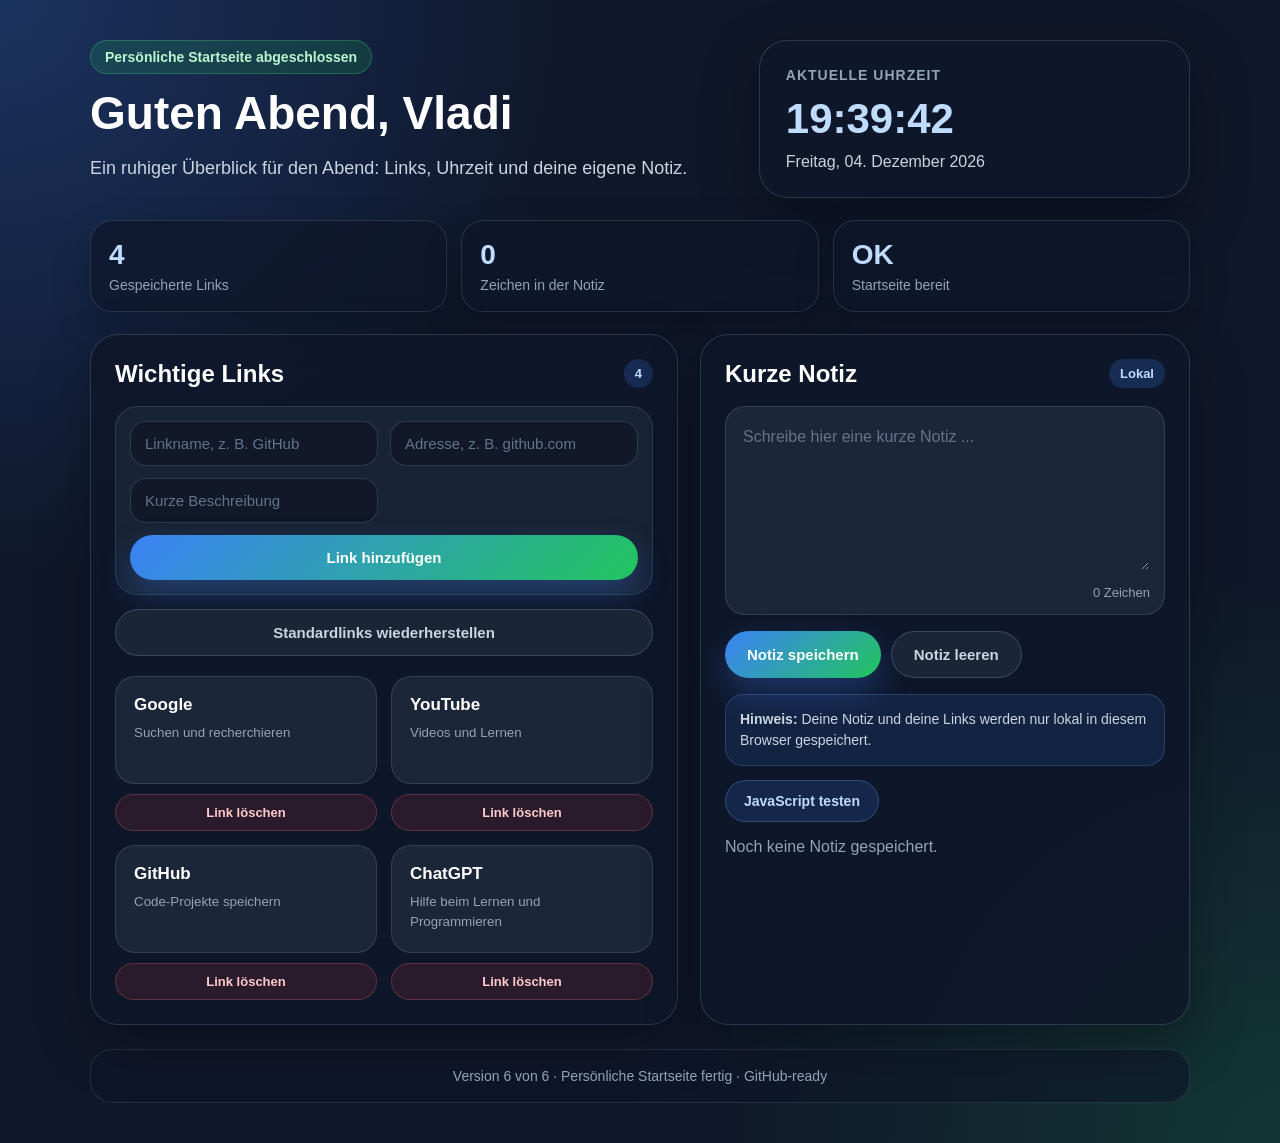
<file: index.html>
<!DOCTYPE html>
<html lang="de">
<head>
  <!-- Grundinformationen für den Browser -->
  <meta charset="UTF-8">
  <meta name="viewport" content="width=device-width, initial-scale=1.0">

  <!-- Titel oben im Browser-Tab -->
  <title>Persönliche Startseite</title>

  <!-- Verbindung zur CSS-Datei -->
  <link rel="stylesheet" href="style.css">
</head>
<body>

  <!-- Hauptbereich der Webseite -->
  <main class="startseite">

    <!-- Oberer Bereich mit Begrüßung und Uhr -->
    <header class="kopfbereich">
      <div>
        <p class="label">Persönliche Startseite abgeschlossen</p>

        <!-- Diese Überschrift wird von JavaScript angepasst -->
        <h1 id="begruessung">Hallo, Vladi</h1>

        <!-- Dieser Text wird ebenfalls von JavaScript angepasst -->
        <p id="tagesText" class="beschreibung">
          Eine ruhige Startseite mit Uhr, wichtigen Links und einem kleinen Notizbereich.
        </p>
      </div>

      <section class="uhr-karte">
        <p class="uhr-label">Aktuelle Uhrzeit</p>
        <p id="uhrzeit" class="uhrzeit">--:--:--</p>
        <p id="datum" class="datum">Datum wird geladen ...</p>
      </section>
    </header>

    <!-- Kleine Statistik unter dem Kopfbereich -->
    <section class="statistik-bereich">
      <article class="statistik-karte">
        <span id="statistikLinks" class="statistik-zahl">0</span>
        <p>Gespeicherte Links</p>
      </article>

      <article class="statistik-karte">
        <span id="statistikZeichen" class="statistik-zahl">0</span>
        <p>Zeichen in der Notiz</p>
      </article>

      <article class="statistik-karte">
        <span id="statistikStatus" class="statistik-zahl">OK</span>
        <p>Startseite bereit</p>
      </article>
    </section>

    <!-- Kartenbereich mit Links und Notiz -->
    <section class="inhalt">

      <!-- Linkbereich -->
      <section class="karte">
        <div class="karten-kopf">
          <h2>Wichtige Links</h2>
          <span id="linkZaehler">0</span>
        </div>

        <!-- Formular zum Hinzufügen eigener Links -->
        <form id="linkFormular" class="link-formular">
          <input
            type="text"
            id="linkNameEingabe"
            placeholder="Linkname, z. B. GitHub"
            autocomplete="off"
          >

          <input
            type="text"
            id="linkUrlEingabe"
            placeholder="Adresse, z. B. github.com"
            autocomplete="off"
          >

          <input
            type="text"
            id="linkBeschreibungEingabe"
            placeholder="Kurze Beschreibung"
            autocomplete="off"
          >

          <button type="submit" class="haupt-button">
            Link hinzufügen
          </button>
        </form>

        <button id="standardLinksButton" class="sekundaer-button breite-button">
          Standardlinks wiederherstellen
        </button>

        <!-- Die Linkkarten werden von JavaScript erstellt -->
        <div class="link-liste" id="linkListe"></div>
      </section>

      <!-- Notizbereich -->
      <section class="karte">
        <div class="karten-kopf">
          <h2>Kurze Notiz</h2>
          <span>Lokal</span>
        </div>

        <div class="notiz-box">
          <!-- Dieses Textfeld kann beschrieben und gespeichert werden -->
          <textarea
            id="notizEingabe"
            class="notiz-eingabe"
            placeholder="Schreibe hier eine kurze Notiz ..."
          ></textarea>

          <p id="notizZeichenText" class="notiz-info">
            0 Zeichen
          </p>
        </div>

        <div class="button-reihe">
          <button id="notizSpeichernButton" class="haupt-button">
            Notiz speichern
          </button>

          <button id="notizLeerenButton" class="sekundaer-button">
            Notiz leeren
          </button>
        </div>

        <div class="hinweis-box">
          <strong>Hinweis:</strong>
          Deine Notiz und deine Links werden nur lokal in diesem Browser gespeichert.
        </div>

        <button id="testButton" class="test-button">
          JavaScript testen
        </button>

        <p id="meldung" class="meldung">
          JavaScript ist bereit.
        </p>
      </section>

    </section>

    <!-- Abschlussbereich -->
    <footer class="abschluss-box">
      <p>Version 6 von 6 · Persönliche Startseite fertig · GitHub-ready</p>
    </footer>

  </main>

  <!-- Verbindung zur JavaScript-Datei -->
  <script src="script.js"></script>
</body>
</html>
</file>
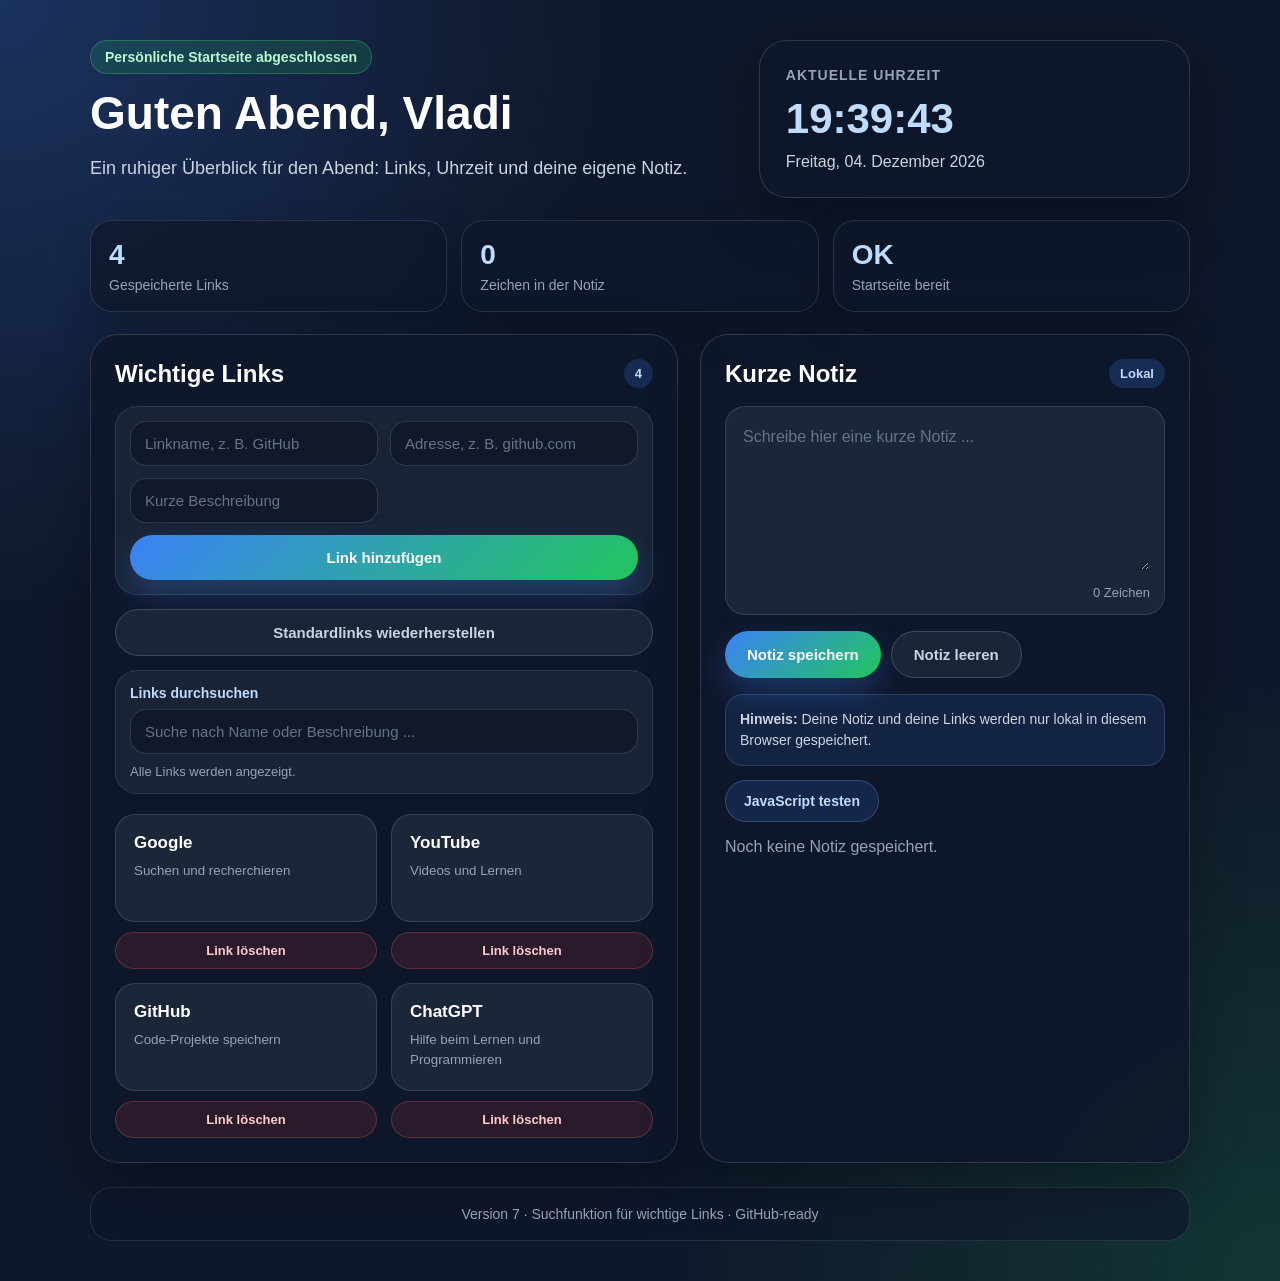
<file: backups/version-7-before-calendar/index.html>
<!DOCTYPE html>
<html lang="de">
<head>
  <!-- Grundinformationen für den Browser -->
  <meta charset="UTF-8">
  <meta name="viewport" content="width=device-width, initial-scale=1.0">

  <!-- Titel oben im Browser-Tab -->
  <title>Persönliche Startseite</title>

  <!-- Verbindung zur CSS-Datei -->
  <link rel="stylesheet" href="style.css">
</head>
<body>

  <!-- Hauptbereich der Webseite -->
  <main class="startseite">

    <!-- Oberer Bereich mit Begrüßung und Uhr -->
    <header class="kopfbereich">
      <div>
        <p class="label">Persönliche Startseite abgeschlossen</p>

        <!-- Diese Überschrift wird von JavaScript angepasst -->
        <h1 id="begruessung">Hallo, Vladi</h1>

        <!-- Dieser Text wird ebenfalls von JavaScript angepasst -->
        <p id="tagesText" class="beschreibung">
          Eine ruhige Startseite mit Uhr, wichtigen Links und einem kleinen Notizbereich.
        </p>
      </div>

      <section class="uhr-karte">
        <p class="uhr-label">Aktuelle Uhrzeit</p>
        <p id="uhrzeit" class="uhrzeit">--:--:--</p>
        <p id="datum" class="datum">Datum wird geladen ...</p>
      </section>
    </header>

    <!-- Kleine Statistik unter dem Kopfbereich -->
    <section class="statistik-bereich">
      <article class="statistik-karte">
        <span id="statistikLinks" class="statistik-zahl">0</span>
        <p>Gespeicherte Links</p>
      </article>

      <article class="statistik-karte">
        <span id="statistikZeichen" class="statistik-zahl">0</span>
        <p>Zeichen in der Notiz</p>
      </article>

      <article class="statistik-karte">
        <span id="statistikStatus" class="statistik-zahl">OK</span>
        <p>Startseite bereit</p>
      </article>
    </section>

    <!-- Kartenbereich mit Links und Notiz -->
    <section class="inhalt">

      <!-- Linkbereich -->
      <section class="karte">
        <div class="karten-kopf">
          <h2>Wichtige Links</h2>
          <span id="linkZaehler">0</span>
        </div>

        <!-- Formular zum Hinzufügen eigener Links -->
        <form id="linkFormular" class="link-formular">
          <input
            type="text"
            id="linkNameEingabe"
            placeholder="Linkname, z. B. GitHub"
            autocomplete="off"
          >

          <input
            type="text"
            id="linkUrlEingabe"
            placeholder="Adresse, z. B. github.com"
            autocomplete="off"
          >

          <input
            type="text"
            id="linkBeschreibungEingabe"
            placeholder="Kurze Beschreibung"
            autocomplete="off"
          >

          <button type="submit" class="haupt-button">
            Link hinzufügen
          </button>
        </form>

        <button id="standardLinksButton" class="sekundaer-button breite-button">
          Standardlinks wiederherstellen
        </button>

        <!-- Suchfeld für gespeicherte Links -->
        <div class="link-suche-box">
          <label for="linkSucheEingabe">Links durchsuchen</label>
          <input
            type="text"
            id="linkSucheEingabe"
            placeholder="Suche nach Name oder Beschreibung ..."
            autocomplete="off"
          >
          <p id="linkSucheInfo" class="link-suche-info">
            Alle Links werden angezeigt.
          </p>
        </div>

        <!-- Die Linkkarten werden von JavaScript erstellt -->
        <div class="link-liste" id="linkListe"></div>
      </section>

      <!-- Notizbereich -->
      <section class="karte">
        <div class="karten-kopf">
          <h2>Kurze Notiz</h2>
          <span>Lokal</span>
        </div>

        <div class="notiz-box">
          <!-- Dieses Textfeld kann beschrieben und gespeichert werden -->
          <textarea
            id="notizEingabe"
            class="notiz-eingabe"
            placeholder="Schreibe hier eine kurze Notiz ..."
          ></textarea>

          <p id="notizZeichenText" class="notiz-info">
            0 Zeichen
          </p>
        </div>

        <div class="button-reihe">
          <button id="notizSpeichernButton" class="haupt-button">
            Notiz speichern
          </button>

          <button id="notizLeerenButton" class="sekundaer-button">
            Notiz leeren
          </button>
        </div>

        <div class="hinweis-box">
          <strong>Hinweis:</strong>
          Deine Notiz und deine Links werden nur lokal in diesem Browser gespeichert.
        </div>

        <button id="testButton" class="test-button">
          JavaScript testen
        </button>

        <p id="meldung" class="meldung">
          JavaScript ist bereit.
        </p>
      </section>

    </section>

    <!-- Abschlussbereich -->
    <footer class="abschluss-box">
      <p>Version 7 · Suchfunktion für wichtige Links · GitHub-ready</p>
    </footer>

  </main>

  <!-- Verbindung zur JavaScript-Datei -->
  <script src="script.js"></script>
</body>
</html>
</file>
<file: style.css>
/*
  Grundregel:
  Padding und Rahmen werden in die Breite eingerechnet.
*/
* {
  box-sizing: border-box;
}

/*
  Grunddesign für die ganze Webseite.
*/
body {
  margin: 0;
  font-family: Arial, sans-serif;
  background:
    radial-gradient(circle at top left, rgba(59, 130, 246, 0.26), transparent 34%),
    radial-gradient(circle at bottom right, rgba(34, 197, 94, 0.18), transparent 34%),
    #0f172a;
  color: white;
}

/*
  Hauptbereich der Startseite.
*/
.startseite {
  min-height: 100vh;
  padding: 40px 24px;
}

/*
  Oberer Bereich mit Titel und Uhrkarte.
*/
.kopfbereich {
  max-width: 1100px;
  margin: 0 auto 22px;
  display: grid;
  grid-template-columns: 1.5fr 1fr;
  gap: 22px;
  align-items: stretch;
}

/*
  Kleine Markierung über der Überschrift.
*/
.label {
  display: inline-block;
  margin: 0 0 12px;
  padding: 8px 14px;
  border-radius: 999px;
  background: rgba(34, 197, 94, 0.16);
  border: 1px solid rgba(74, 222, 128, 0.28);
  color: #bbf7d0;
  font-size: 14px;
  font-weight: bold;
}

/*
  Große Überschrift.
*/
h1 {
  margin: 0;
  font-size: 46px;
}

/*
  Beschreibung unter der Überschrift.
*/
.beschreibung {
  max-width: 620px;
  margin: 14px 0 0;
  color: #cbd5e1;
  font-size: 18px;
  line-height: 1.6;
}

/*
  Uhrkarte rechts oben.
*/
.uhr-karte {
  background: rgba(15, 23, 42, 0.86);
  border: 1px solid rgba(148, 163, 184, 0.24);
  border-radius: 28px;
  padding: 26px;
  box-shadow: 0 20px 55px rgba(0, 0, 0, 0.34);
}

/*
  Kleine Beschriftung in der Uhrkarte.
*/
.uhr-label {
  margin: 0 0 12px;
  color: #94a3b8;
  font-size: 14px;
  font-weight: bold;
  text-transform: uppercase;
  letter-spacing: 1px;
}

/*
  Große Uhrzeit.
*/
.uhrzeit {
  margin: 0;
  font-size: 42px;
  font-weight: bold;
  color: #bfdbfe;
}

/*
  Datum unter der Uhrzeit.
*/
.datum {
  margin: 10px 0 0;
  color: #cbd5e1;
}

/*
  Statistikbereich unter dem Kopfbereich.
*/
.statistik-bereich {
  max-width: 1100px;
  margin: 0 auto 22px;
  display: grid;
  grid-template-columns: repeat(3, 1fr);
  gap: 14px;
}

/*
  Einzelne Statistik-Karte.
*/
.statistik-karte {
  background: rgba(15, 23, 42, 0.72);
  border: 1px solid rgba(148, 163, 184, 0.2);
  border-radius: 22px;
  padding: 18px;
  box-shadow: 0 16px 38px rgba(0, 0, 0, 0.22);
}

/*
  Große Zahl in der Statistik.
*/
.statistik-zahl {
  display: block;
  margin-bottom: 6px;
  color: #bfdbfe;
  font-size: 28px;
  font-weight: bold;
}

/*
  Text unter der Statistikzahl.
*/
.statistik-karte p {
  margin: 0;
  color: #94a3b8;
  font-size: 14px;
}

/*
  Unterer Inhaltsbereich mit zwei Karten.
*/
.inhalt {
  max-width: 1100px;
  margin: 0 auto;
  display: grid;
  grid-template-columns: 1.2fr 1fr;
  gap: 22px;
}

/*
  Allgemeine Karte.
*/
.karte {
  background: rgba(15, 23, 42, 0.86);
  border: 1px solid rgba(148, 163, 184, 0.24);
  border-radius: 28px;
  padding: 24px;
  box-shadow: 0 20px 55px rgba(0, 0, 0, 0.3);
}

/*
  Kopfbereich innerhalb einer Karte.
*/
.karten-kopf {
  display: flex;
  justify-content: space-between;
  align-items: center;
  margin-bottom: 18px;
}

/*
  Kartenüberschrift.
*/
.karten-kopf h2 {
  margin: 0;
  font-size: 24px;
}

/*
  Kleine Zahl oder Info rechts in der Karte.
*/
.karten-kopf span {
  padding: 7px 11px;
  border-radius: 999px;
  background: rgba(59, 130, 246, 0.2);
  color: #bfdbfe;
  font-size: 13px;
  font-weight: bold;
}

/*
  Formular für neue Links.
*/
.link-formular {
  display: grid;
  grid-template-columns: 1fr 1fr;
  gap: 12px;
  margin-bottom: 14px;
  padding: 14px;
  background: rgba(30, 41, 59, 0.72);
  border: 1px solid rgba(148, 163, 184, 0.18);
  border-radius: 22px;
}

/*
  Eingabefelder im Linkformular.
*/
.link-formular input {
  width: 100%;
  border: 1px solid rgba(148, 163, 184, 0.24);
  border-radius: 16px;
  padding: 13px 14px;
  background: rgba(15, 23, 42, 0.88);
  color: white;
  font-size: 15px;
  outline: none;
}

/*
  Platzhalter in den Eingabefeldern.
*/
.link-formular input::placeholder {
  color: #64748b;
}

/*
  Aktives Eingabefeld.
*/
.link-formular input:focus,
.notiz-eingabe:focus {
  border-color: rgba(147, 197, 253, 0.75);
  box-shadow: 0 0 0 4px rgba(59, 130, 246, 0.14);
}

/*
  Der Button im Linkformular nimmt die ganze Breite ein.
*/
.link-formular button {
  grid-column: 1 / -1;
}

/*
  Liste der Links.
*/
.link-liste {
  display: grid;
  grid-template-columns: 1fr 1fr;
  gap: 14px;
  margin-top: 20px;
}

/*
  Hülle um Linkkarte und Löschen-Button.
*/
.link-eintrag {
  display: flex;
  flex-direction: column;
  gap: 10px;
}

/*
  Einzelne Linkkarte.
*/
.link-karte {
  display: block;
  text-decoration: none;
  background: rgba(30, 41, 59, 0.92);
  border: 1px solid rgba(148, 163, 184, 0.2);
  border-radius: 20px;
  padding: 18px;
  color: white;
  transition: 0.2s ease;
  min-height: 108px;
}

/*
  Linkkarte beim Darüberfahren.
*/
.link-karte:hover {
  transform: translateY(-2px);
  background: rgba(59, 130, 246, 0.22);
  border-color: rgba(147, 197, 253, 0.45);
}

/*
  Linktitel.
*/
.link-karte strong {
  display: block;
  margin-bottom: 8px;
  font-size: 17px;
}

/*
  Kleine Linkbeschreibung.
*/
.link-karte small {
  color: #94a3b8;
  line-height: 1.4;
}

/*
  Button zum Löschen eines Links.
*/
.link-loeschen-button {
  border: 1px solid rgba(248, 113, 113, 0.26);
  border-radius: 999px;
  padding: 10px 14px;
  background: rgba(239, 68, 68, 0.12);
  color: #fecaca;
  font-size: 13px;
  font-weight: bold;
  cursor: pointer;
}

/*
  Löschen-Button beim Darüberfahren.
*/
.link-loeschen-button:hover {
  background: rgba(239, 68, 68, 0.22);
}

/*
  Notizbox.
*/
.notiz-box {
  background: rgba(30, 41, 59, 0.92);
  border: 1px solid rgba(148, 163, 184, 0.2);
  border-radius: 20px;
  padding: 14px;
  margin-bottom: 16px;
}

/*
  Textfeld für die Notiz.
*/
.notiz-eingabe {
  width: 100%;
  min-height: 150px;
  resize: vertical;
  border: 1px solid transparent;
  outline: none;
  background: transparent;
  color: #e5e7eb;
  font-family: Arial, sans-serif;
  font-size: 16px;
  line-height: 1.6;
}

/*
  Platzhaltertext im Notizfeld.
*/
.notiz-eingabe::placeholder {
  color: #64748b;
}

/*
  Kleiner Zähler unter dem Notizfeld.
*/
.notiz-info {
  margin: 10px 0 0;
  color: #94a3b8;
  font-size: 13px;
  text-align: right;
}

/*
  Reihe für Speichern- und Leeren-Button.
*/
.button-reihe {
  display: flex;
  gap: 10px;
  flex-wrap: wrap;
}

/*
  Hauptbutton.
*/
.haupt-button {
  border: none;
  border-radius: 999px;
  padding: 14px 22px;
  background: linear-gradient(135deg, #3b82f6, #22c55e);
  color: white;
  font-size: 15px;
  font-weight: bold;
  cursor: pointer;
  box-shadow: 0 14px 32px rgba(59, 130, 246, 0.3);
}

/*
  Zweiter Button, etwas ruhiger.
*/
.sekundaer-button {
  border: 1px solid rgba(148, 163, 184, 0.28);
  border-radius: 999px;
  padding: 14px 22px;
  background: rgba(30, 41, 59, 0.85);
  color: #cbd5e1;
  font-size: 15px;
  font-weight: bold;
  cursor: pointer;
}

/*
  Button über ganze Breite.
*/
.breite-button {
  width: 100%;
}

/*
  Extra Testbutton.
*/
.test-button {
  margin-top: 14px;
  border: 1px solid rgba(147, 197, 253, 0.24);
  border-radius: 999px;
  padding: 12px 18px;
  background: rgba(59, 130, 246, 0.16);
  color: #bfdbfe;
  font-size: 14px;
  font-weight: bold;
  cursor: pointer;
}

/*
  Button beim Darüberfahren.
*/
.haupt-button:hover,
.sekundaer-button:hover,
.test-button:hover {
  transform: translateY(-1px);
}

/*
  Hinweisbox im Notizbereich.
*/
.hinweis-box {
  margin-top: 16px;
  padding: 14px;
  border-radius: 18px;
  background: rgba(59, 130, 246, 0.12);
  border: 1px solid rgba(147, 197, 253, 0.18);
  color: #cbd5e1;
  font-size: 14px;
  line-height: 1.5;
}

/*
  Meldung unter dem Button.
*/
.meldung {
  margin: 16px 0 0;
  color: #94a3b8;
}

/*
  Abschlussbox unten.
*/
.abschluss-box {
  max-width: 1100px;
  margin: 24px auto 0;
  padding: 18px;
  border-radius: 22px;
  background: rgba(15, 23, 42, 0.62);
  border: 1px solid rgba(148, 163, 184, 0.18);
  text-align: center;
  color: #94a3b8;
  font-size: 14px;
}

/*
  Abstand im Abschluss entfernen.
*/
.abschluss-box p {
  margin: 0;
}

/*
  Anpassung für kleinere Bildschirme.
*/
@media (max-width: 850px) {
  .kopfbereich,
  .inhalt,
  .statistik-bereich {
    grid-template-columns: 1fr;
  }

  h1 {
    font-size: 36px;
  }

  .uhrzeit {
    font-size: 36px;
  }

  .link-liste,
  .link-formular {
    grid-template-columns: 1fr;
  }

  .haupt-button,
  .sekundaer-button,
  .test-button {
    width: 100%;
  }
}
</file>
<file: backups/version-7-before-calendar/style.css>
/*
  Grundregel:
  Padding und Rahmen werden in die Breite eingerechnet.
*/
* {
  box-sizing: border-box;
}

/*
  Grunddesign für die ganze Webseite.
*/
body {
  margin: 0;
  font-family: Arial, sans-serif;
  background:
    radial-gradient(circle at top left, rgba(59, 130, 246, 0.26), transparent 34%),
    radial-gradient(circle at bottom right, rgba(34, 197, 94, 0.18), transparent 34%),
    #0f172a;
  color: white;
}

/*
  Hauptbereich der Startseite.
*/
.startseite {
  min-height: 100vh;
  padding: 40px 24px;
}

/*
  Oberer Bereich mit Titel und Uhrkarte.
*/
.kopfbereich {
  max-width: 1100px;
  margin: 0 auto 22px;
  display: grid;
  grid-template-columns: 1.5fr 1fr;
  gap: 22px;
  align-items: stretch;
}

/*
  Kleine Markierung über der Überschrift.
*/
.label {
  display: inline-block;
  margin: 0 0 12px;
  padding: 8px 14px;
  border-radius: 999px;
  background: rgba(34, 197, 94, 0.16);
  border: 1px solid rgba(74, 222, 128, 0.28);
  color: #bbf7d0;
  font-size: 14px;
  font-weight: bold;
}

/*
  Große Überschrift.
*/
h1 {
  margin: 0;
  font-size: 46px;
}

/*
  Beschreibung unter der Überschrift.
*/
.beschreibung {
  max-width: 620px;
  margin: 14px 0 0;
  color: #cbd5e1;
  font-size: 18px;
  line-height: 1.6;
}

/*
  Uhrkarte rechts oben.
*/
.uhr-karte {
  background: rgba(15, 23, 42, 0.86);
  border: 1px solid rgba(148, 163, 184, 0.24);
  border-radius: 28px;
  padding: 26px;
  box-shadow: 0 20px 55px rgba(0, 0, 0, 0.34);
}

/*
  Kleine Beschriftung in der Uhrkarte.
*/
.uhr-label {
  margin: 0 0 12px;
  color: #94a3b8;
  font-size: 14px;
  font-weight: bold;
  text-transform: uppercase;
  letter-spacing: 1px;
}

/*
  Große Uhrzeit.
*/
.uhrzeit {
  margin: 0;
  font-size: 42px;
  font-weight: bold;
  color: #bfdbfe;
}

/*
  Datum unter der Uhrzeit.
*/
.datum {
  margin: 10px 0 0;
  color: #cbd5e1;
}

/*
  Statistikbereich unter dem Kopfbereich.
*/
.statistik-bereich {
  max-width: 1100px;
  margin: 0 auto 22px;
  display: grid;
  grid-template-columns: repeat(3, 1fr);
  gap: 14px;
}

/*
  Einzelne Statistik-Karte.
*/
.statistik-karte {
  background: rgba(15, 23, 42, 0.72);
  border: 1px solid rgba(148, 163, 184, 0.2);
  border-radius: 22px;
  padding: 18px;
  box-shadow: 0 16px 38px rgba(0, 0, 0, 0.22);
}

/*
  Große Zahl in der Statistik.
*/
.statistik-zahl {
  display: block;
  margin-bottom: 6px;
  color: #bfdbfe;
  font-size: 28px;
  font-weight: bold;
}

/*
  Text unter der Statistikzahl.
*/
.statistik-karte p {
  margin: 0;
  color: #94a3b8;
  font-size: 14px;
}

/*
  Unterer Inhaltsbereich mit zwei Karten.
*/
.inhalt {
  max-width: 1100px;
  margin: 0 auto;
  display: grid;
  grid-template-columns: 1.2fr 1fr;
  gap: 22px;
}

/*
  Allgemeine Karte.
*/
.karte {
  background: rgba(15, 23, 42, 0.86);
  border: 1px solid rgba(148, 163, 184, 0.24);
  border-radius: 28px;
  padding: 24px;
  box-shadow: 0 20px 55px rgba(0, 0, 0, 0.3);
}

/*
  Kopfbereich innerhalb einer Karte.
*/
.karten-kopf {
  display: flex;
  justify-content: space-between;
  align-items: center;
  margin-bottom: 18px;
}

/*
  Kartenüberschrift.
*/
.karten-kopf h2 {
  margin: 0;
  font-size: 24px;
}

/*
  Kleine Zahl oder Info rechts in der Karte.
*/
.karten-kopf span {
  padding: 7px 11px;
  border-radius: 999px;
  background: rgba(59, 130, 246, 0.2);
  color: #bfdbfe;
  font-size: 13px;
  font-weight: bold;
}

/*
  Formular für neue Links.
*/
.link-formular {
  display: grid;
  grid-template-columns: 1fr 1fr;
  gap: 12px;
  margin-bottom: 14px;
  padding: 14px;
  background: rgba(30, 41, 59, 0.72);
  border: 1px solid rgba(148, 163, 184, 0.18);
  border-radius: 22px;
}

/*
  Eingabefelder im Linkformular.
*/
.link-formular input {
  width: 100%;
  border: 1px solid rgba(148, 163, 184, 0.24);
  border-radius: 16px;
  padding: 13px 14px;
  background: rgba(15, 23, 42, 0.88);
  color: white;
  font-size: 15px;
  outline: none;
}

/*
  Platzhalter in den Eingabefeldern.
*/
.link-formular input::placeholder {
  color: #64748b;
}

/*
  Aktives Eingabefeld.
*/
.link-formular input:focus,
.notiz-eingabe:focus {
  border-color: rgba(147, 197, 253, 0.75);
  box-shadow: 0 0 0 4px rgba(59, 130, 246, 0.14);
}

/*
  Der Button im Linkformular nimmt die ganze Breite ein.
*/
.link-formular button {
  grid-column: 1 / -1;
}

/*
  Liste der Links.
*/
.link-liste {
  display: grid;
  grid-template-columns: 1fr 1fr;
  gap: 14px;
  margin-top: 20px;
}

/*
  Hülle um Linkkarte und Löschen-Button.
*/
.link-eintrag {
  display: flex;
  flex-direction: column;
  gap: 10px;
}

/*
  Einzelne Linkkarte.
*/
.link-karte {
  display: block;
  text-decoration: none;
  background: rgba(30, 41, 59, 0.92);
  border: 1px solid rgba(148, 163, 184, 0.2);
  border-radius: 20px;
  padding: 18px;
  color: white;
  transition: 0.2s ease;
  min-height: 108px;
}

/*
  Linkkarte beim Darüberfahren.
*/
.link-karte:hover {
  transform: translateY(-2px);
  background: rgba(59, 130, 246, 0.22);
  border-color: rgba(147, 197, 253, 0.45);
}

/*
  Linktitel.
*/
.link-karte strong {
  display: block;
  margin-bottom: 8px;
  font-size: 17px;
}

/*
  Kleine Linkbeschreibung.
*/
.link-karte small {
  color: #94a3b8;
  line-height: 1.4;
}

/*
  Button zum Löschen eines Links.
*/
.link-loeschen-button {
  border: 1px solid rgba(248, 113, 113, 0.26);
  border-radius: 999px;
  padding: 10px 14px;
  background: rgba(239, 68, 68, 0.12);
  color: #fecaca;
  font-size: 13px;
  font-weight: bold;
  cursor: pointer;
}

/*
  Löschen-Button beim Darüberfahren.
*/
.link-loeschen-button:hover {
  background: rgba(239, 68, 68, 0.22);
}

/*
  Notizbox.
*/
.notiz-box {
  background: rgba(30, 41, 59, 0.92);
  border: 1px solid rgba(148, 163, 184, 0.2);
  border-radius: 20px;
  padding: 14px;
  margin-bottom: 16px;
}

/*
  Textfeld für die Notiz.
*/
.notiz-eingabe {
  width: 100%;
  min-height: 150px;
  resize: vertical;
  border: 1px solid transparent;
  outline: none;
  background: transparent;
  color: #e5e7eb;
  font-family: Arial, sans-serif;
  font-size: 16px;
  line-height: 1.6;
}

/*
  Platzhaltertext im Notizfeld.
*/
.notiz-eingabe::placeholder {
  color: #64748b;
}

/*
  Kleiner Zähler unter dem Notizfeld.
*/
.notiz-info {
  margin: 10px 0 0;
  color: #94a3b8;
  font-size: 13px;
  text-align: right;
}

/*
  Reihe für Speichern- und Leeren-Button.
*/
.button-reihe {
  display: flex;
  gap: 10px;
  flex-wrap: wrap;
}

/*
  Hauptbutton.
*/
.haupt-button {
  border: none;
  border-radius: 999px;
  padding: 14px 22px;
  background: linear-gradient(135deg, #3b82f6, #22c55e);
  color: white;
  font-size: 15px;
  font-weight: bold;
  cursor: pointer;
  box-shadow: 0 14px 32px rgba(59, 130, 246, 0.3);
}

/*
  Zweiter Button, etwas ruhiger.
*/
.sekundaer-button {
  border: 1px solid rgba(148, 163, 184, 0.28);
  border-radius: 999px;
  padding: 14px 22px;
  background: rgba(30, 41, 59, 0.85);
  color: #cbd5e1;
  font-size: 15px;
  font-weight: bold;
  cursor: pointer;
}

/*
  Button über ganze Breite.
*/
.breite-button {
  width: 100%;
}

/*
  Extra Testbutton.
*/
.test-button {
  margin-top: 14px;
  border: 1px solid rgba(147, 197, 253, 0.24);
  border-radius: 999px;
  padding: 12px 18px;
  background: rgba(59, 130, 246, 0.16);
  color: #bfdbfe;
  font-size: 14px;
  font-weight: bold;
  cursor: pointer;
}

/*
  Button beim Darüberfahren.
*/
.haupt-button:hover,
.sekundaer-button:hover,
.test-button:hover {
  transform: translateY(-1px);
}

/*
  Hinweisbox im Notizbereich.
*/
.hinweis-box {
  margin-top: 16px;
  padding: 14px;
  border-radius: 18px;
  background: rgba(59, 130, 246, 0.12);
  border: 1px solid rgba(147, 197, 253, 0.18);
  color: #cbd5e1;
  font-size: 14px;
  line-height: 1.5;
}

/*
  Meldung unter dem Button.
*/
.meldung {
  margin: 16px 0 0;
  color: #94a3b8;
}

/*
  Abschlussbox unten.
*/
.abschluss-box {
  max-width: 1100px;
  margin: 24px auto 0;
  padding: 18px;
  border-radius: 22px;
  background: rgba(15, 23, 42, 0.62);
  border: 1px solid rgba(148, 163, 184, 0.18);
  text-align: center;
  color: #94a3b8;
  font-size: 14px;
}

/*
  Abstand im Abschluss entfernen.
*/
.abschluss-box p {
  margin: 0;
}

/*
  Anpassung für kleinere Bildschirme.
*/
@media (max-width: 850px) {
  .kopfbereich,
  .inhalt,
  .statistik-bereich {
    grid-template-columns: 1fr;
  }

  h1 {
    font-size: 36px;
  }

  .uhrzeit {
    font-size: 36px;
  }

  .link-liste,
  .link-formular {
    grid-template-columns: 1fr;
  }

  .haupt-button,
  .sekundaer-button,
  .test-button {
    width: 100%;
  }
}

/*
  Suchbereich für wichtige Links.
*/
.link-suche-box {
  margin-top: 14px;
  padding: 14px;
  background: rgba(30, 41, 59, 0.72);
  border: 1px solid rgba(148, 163, 184, 0.18);
  border-radius: 22px;
}

/*
  Beschriftung des Suchfeldes.
*/
.link-suche-box label {
  display: block;
  margin-bottom: 8px;
  color: #bfdbfe;
  font-size: 14px;
  font-weight: bold;
}

/*
  Eingabefeld für die Linksuche.
*/
.link-suche-box input {
  width: 100%;
  border: 1px solid rgba(148, 163, 184, 0.24);
  border-radius: 16px;
  padding: 13px 14px;
  background: rgba(15, 23, 42, 0.88);
  color: white;
  font-size: 15px;
  outline: none;
}

/*
  Platzhalter im Suchfeld.
*/
.link-suche-box input::placeholder {
  color: #64748b;
}

/*
  Aktives Suchfeld.
*/
.link-suche-box input:focus {
  border-color: rgba(147, 197, 253, 0.75);
  box-shadow: 0 0 0 4px rgba(59, 130, 246, 0.14);
}

/*
  Infotext unter dem Suchfeld.
*/
.link-suche-info {
  margin: 10px 0 0;
  color: #94a3b8;
  font-size: 13px;
}

/*
  Meldung, wenn keine Links gefunden wurden.
*/
.link-leer-meldung {
  grid-column: 1 / -1;
  padding: 18px;
  border: 1px solid rgba(148, 163, 184, 0.18);
  border-radius: 20px;
  background: rgba(30, 41, 59, 0.72);
  color: #cbd5e1;
  text-align: center;
}
</file>
